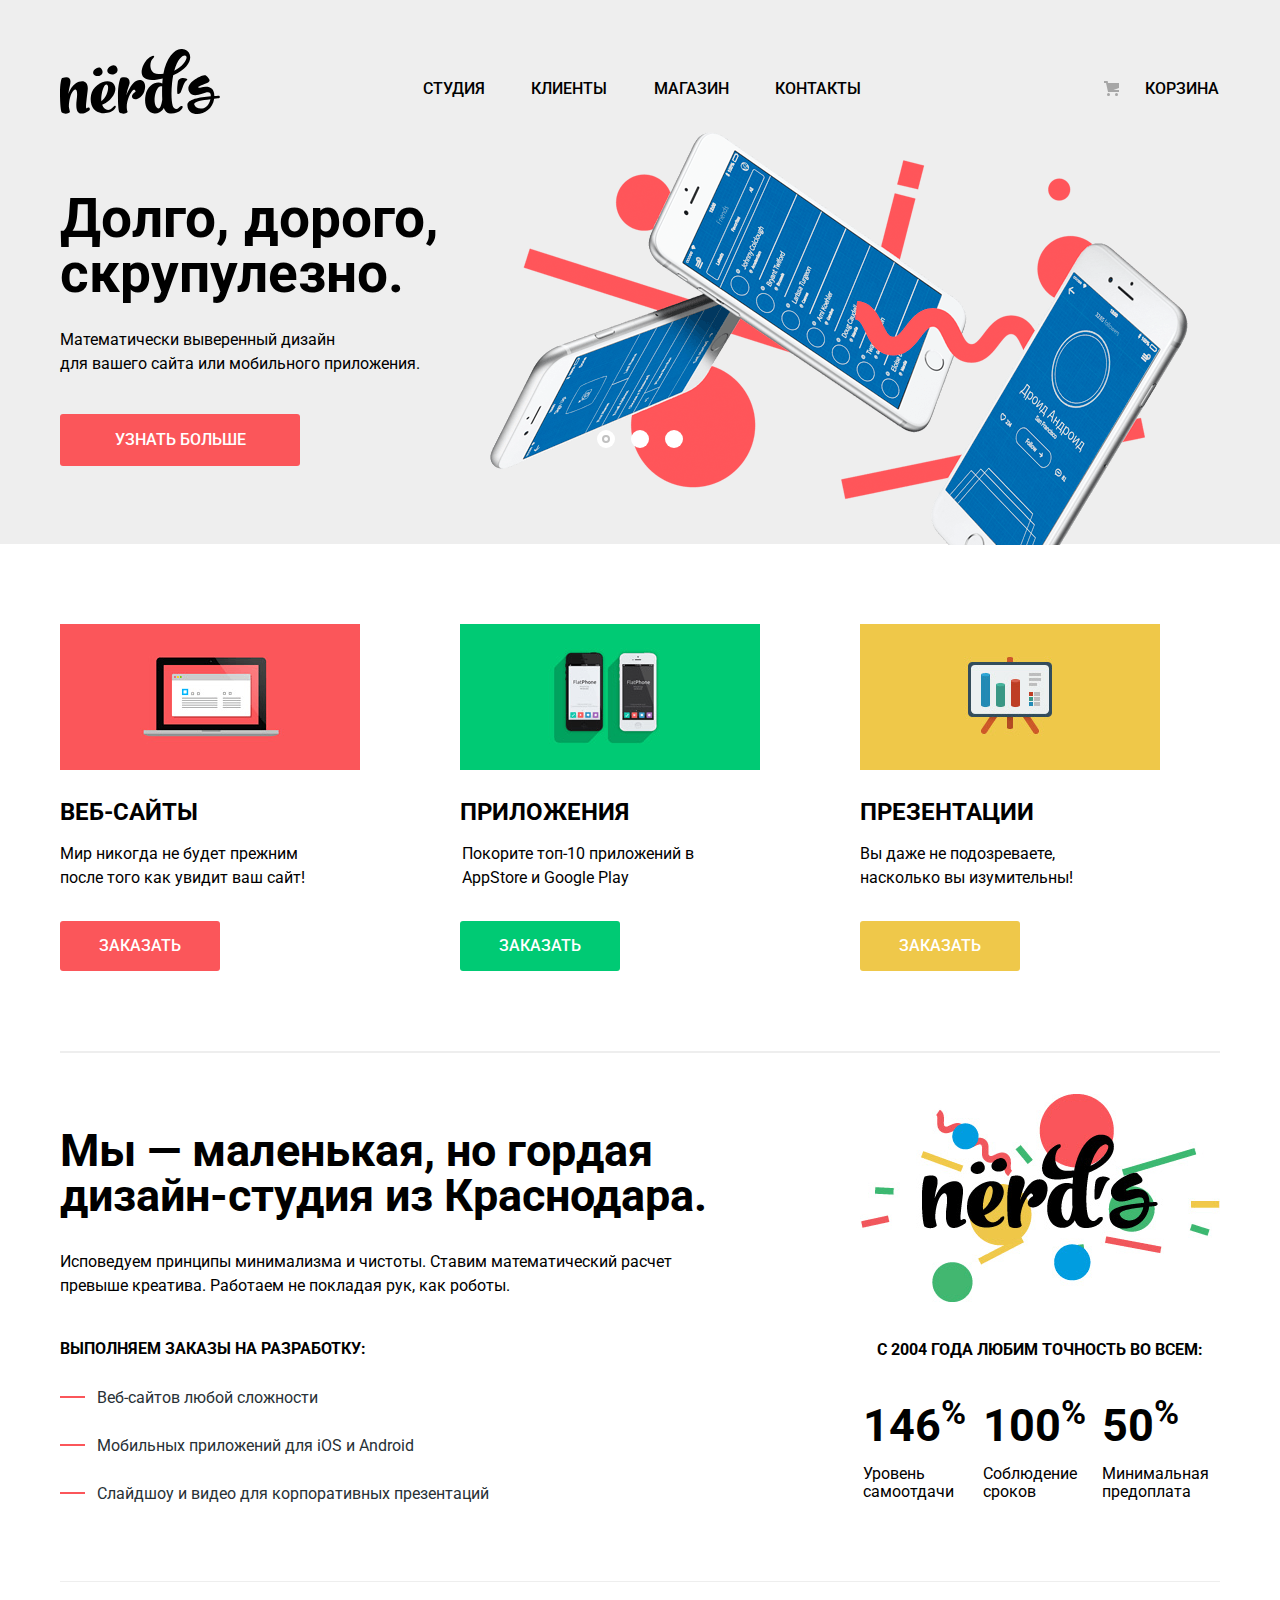
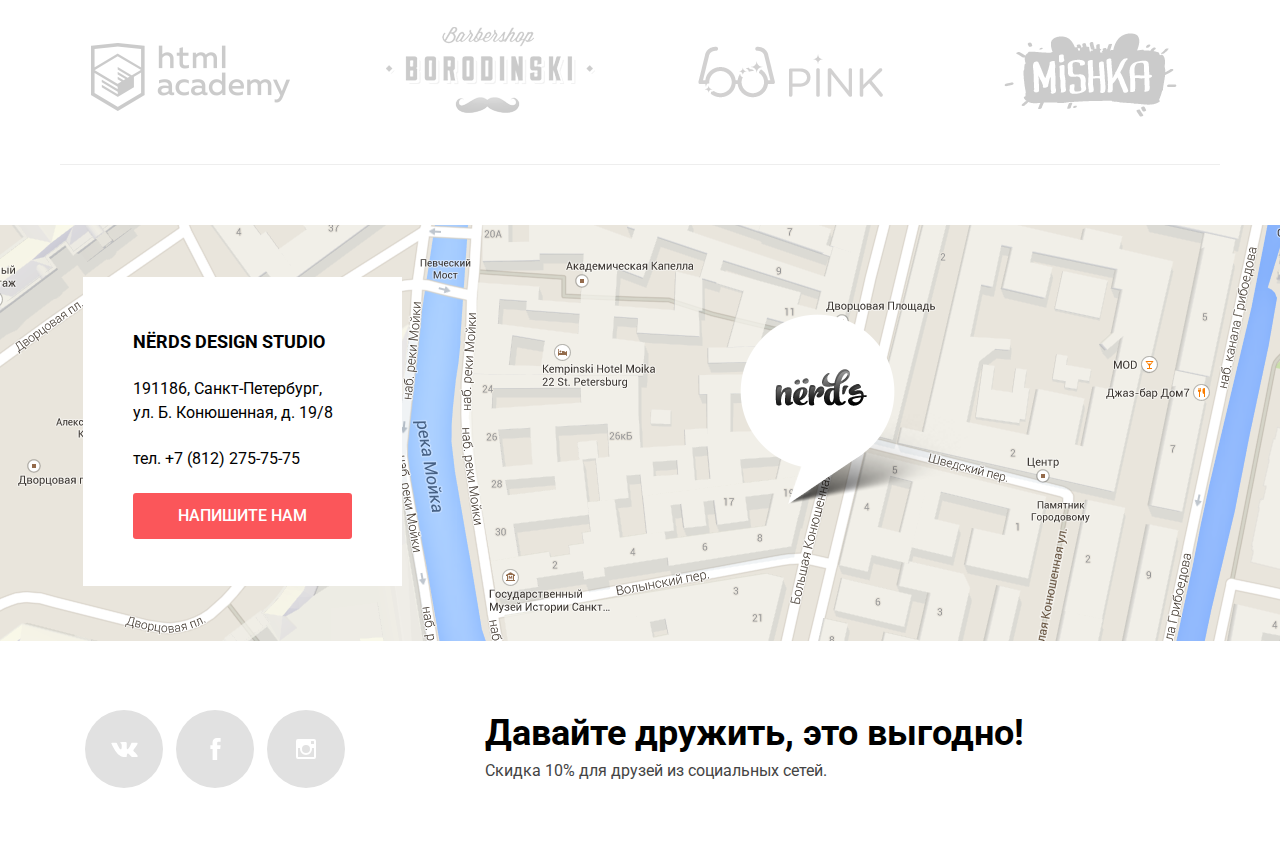
<file: index.html>
<!DOCTYPE html>
<html lang="ru">

<head>
    <meta charset="utf-8">
    <title>Нердс</title>
    <link href="https://fonts.googleapis.com/css?family=Roboto:400,500,700&amp;subset=cyrillic" rel="stylesheet"> 
    <link href="css/normalize.css" rel="stylesheet">
    <link href="css/style.css" rel="stylesheet">
</head>

<body>
    <header class="main-header">
        <nav class="main-navigation">
            
             <div class="main-navigation-wrapper">
              <div class="container">
              <a class="main-header-logo"><img src="img/nerds-logo.svg" alt="Логотип «Нердс»"> </a>
               <ul class="site-navigation">
                <li><a href="#">Студия</a></li>
                <li><a href="#">Клиенты</a></li>
                <li><a href="inner.html">Магазин</a></li>
                <li><a href="#">Контакты</a></li>
            </ul>
            <ul class="user-navigation">
                <li class="login-link">
                <a href="#">Корзина</a></li>
            </ul>
            </div>
            </div>
        </nav>
        <section class="slider">
          <div class="container-1">
          <h2 class="visually-hidden">Преимущества</h2>
                <input class="visually-hidden" type="radio" id="product-1" name="toggle" checked>
                <input class="visually-hidden" type="radio" id="product-2" name="toggle">
                <input class="visually-hidden" type="radio" id="product-3" name="toggle">
          <div class="slider-controls">
                  <label class="slider-controls-item slider-controls-item--1" for="product-1">Первый</label>
                  <label class="slider-controls-item slider-controls-item--2" for="product-2">Второй</label>
                  <label class="slider-controls-item slider-controls-item--3" for="product-3">Третий</label>
          </div>
           <ul class="slider-list">
               <li class="slider-item">
                    <b>Долго, дорого,<br> скрупулезно.</b>
                    <p>Математически выверенный дизайн<br> для вашего сайта или мобильного приложения.</p>
                    <a class="slider-item-button button" href="#">Узнать больше</a>
                </li>
                <li class="slider-item">
                    <b>Любим математику<br> как никто другой</b>
                    <p>Никакого креатива, только математические формулы<br> для расчета идеальных пропорций.</p>
                    <a class="slider-item-button button" href="#">Узнать больше</a>
                </li>
                <li class="slider-item">
                    <b>Только ночь,<br> только хардкор</b>
                    <p>Работать днем, как все? Мы против этого.<br> Ближе к полуночи работа только начинается.</p>
                    <a class="slider-item-button button" href="#">Узнать больше</a>
                </li>
            </ul>
            </div>
        </section>
                    
    </header>
    <main class="container">
        <h1 class="visually-hidden">Дизайн-студия «Нердс»</h1>
        <div class="index-columns-1">
           <section class="services">
            <h2 class="visually-hidden">Услуги</h2>
            <ul class="service-list">
                <li class="service-item red">
                    
                    <a href="#"><img src="img/illustration-1.png" alt="Изображение персонального компьютера"></a>
                    <h3>Веб-сайты</h3>
                    <p>Мир никогда не будет прежним<br> после того как увидит ваш сайт!</p>
                    <a class="button-red" href="#">Заказать</a>
                </li>
                <li class="service-item green">
                   
                    <a href="#"><img src="img/illustration-2.png" alt="Изображение мобильных телефонов"></a>
                    <h3>Приложения</h3>
                    <p>Покорите топ-10 приложений в<br> AppStore и Google Play</p>
                    <a class="button-green" href="#">Заказать</a>
                </li>
                <li class="service-item yellow">
                   
                    <a href="#"><img src="img/illustration-3.png" alt="Изображение презентации"></a>
                    <h3>Презентации</h3>
                    <p>Вы даже не подозреваете,<br> насколько вы изумительны!</p>
                    <a class="button-yellow" href="#">Заказать</a>
                </li>
            </ul>
        </section>
        </div>
        
        <div class="index-columns2">
                      
           <section class="studio">
            <h2 class="visually-hidden">О нас</h2>
            <b>Мы — маленькая, но гордая дизайн-студия из Краснодара.</b>
            <p>Исповедуем принципы минимализма и чистоты. Ставим математический расчет превыше креатива. Работаем не покладая рук, как роботы.</p>
            
            <h3 class="visually-hidden">Описание услуг</h3>
            <div  class="studio-service">                   
                <strong class="studio-service">Выполняем заказы на разработку:</strong>
                 <ul>
                    <li>Веб-сайтов любой сложности</li>
                    <li>Мобильных приложений для iOS и Android</li>
                    <li>Слайдшоу и видео для корпоративных презентаций</li>
                </ul>
            </div>
             </section>           
            <section class="chart"> <img src="img/nerds-illustration.png" alt="Логотип «Нердс»">
               <table>
                   <caption>С 2004 года любим точность во всем:</caption>  
                   <tr class="row-1">
                       <td>146<sup>%</sup></td>
                       <td>100<sup>%</sup></td>
                       <td>50<sup>%</sup></td>
                   </tr>
                   <tr class="row-2">
                       <td>Уровень самоотдачи</td>
                       <td>Соблюдение сроков</td>
                       <td>Минимальная предоплата</td>
                   </tr>
               </table>
               </section>
        
        </div>
        <div class="clients">
            <ul class="client-logo">
                    <li>
                        <a href="https://htmlacademy.ru/intensive/htmlcss"><img class="logo-1" src="img/logo-1.png" alt="Логотип htmlacademy"></a>
                    </li>
                    <li>
                        <a href="#"><img class="logo-2" src="img/logo-2.png" alt="Логотип барбершопа «Бородинский»"></a>
                    </li>
                    <li>
                        <a href="#"><img class="logo-3" src="img/logo-3.png" alt="Логотип pink"></a>
                    </li>
                    <li>
                        <a href="#"><img class="logo-4" src="img/logo-4.png" alt="Логотип mishka"></a>
                    </li>
                </ul>
            </div>
            
        </main>
    <footer class="main-footer">
       <section class="footer-address">
       <div class="map">
          <div class="map-index">
           <iframe src="https://www.google.com/maps/embed?pb=!1m14!1m12!1m3!1d1998.5950024075778!2d30.32216664640062!3d59.93886224283742!2m3!1f0!2f0!3f0!3m2!1i1024!2i768!4f13.1!5e0!3m2!1sru!2skz!4v1522947813301" frameborder="0" style="border:0" allowfullscreen></iframe>
            
            <div class="index-columns3">
                   <div class="footer-contacts">
                        <b>Nёrds design studio</b>
                        <p>191186, Санкт-Петербург,<br>
                        ул. Б. Конюшенная, д. 19/8</p>
                        <p>тел. +7 (812) 275-75-75</p>
                        <a class="button" href="#">Напишите нам</a>
                     </div>
               </div>
           </div>
           </div>
        </section>
        <div class="footer-social">
           <div class="social-buttons">
            <ul>
                <li>
                    <a class="social-button" href="#"><span class="visually-hidden">Вконтакте</span><svg xmlns="http://www.w3.org/2000/svg" width="27" height="15" viewBox="0 0 26.14 14.91">
          <path d="M26 13.47l-.09-.17a13.55 13.55 0 0 0-2.6-3q-.87-.83-1.1-1.12A1 1 0 0 1 22 8a10.27 10.27 0 0 1 1.22-1.78l.88-1.16q2.35-3.13 2-4L26 .94a.8.8 0 0 0-.4-.22 2.14 2.14 0 0 0-.87 0h-3.92a.51.51 0 0 0-.27 0h-.3a.6.6 0 0 0-.15.14.93.93 0 0 0-.14.24 22.22 22.22 0 0 1-1.46 3.06q-.5.84-.93 1.46a7 7 0 0 1-.71.91 4.94 4.94 0 0 1-.52.47q-.23.18-.35.15l-.23-.05a.9.9 0 0 1-.31-.33 1.49 1.49 0 0 1-.16-.53v-.55-.65-.57-1.12-1-.75a3.14 3.14 0 0 0 0-.62 2.12 2.12 0 0 0-.14-.44.73.73 0 0 0-.28-.33 1.57 1.57 0 0 0-.46-.18A9 9 0 0 0 12.57 0a8.93 8.93 0 0 0-3.25.33 1.83 1.83 0 0 0-.52.41q-.25.3-.07.33a1.67 1.67 0 0 1 1.16.59l.08.16a2.6 2.6 0 0 1 .19.63 6.32 6.32 0 0 1 .12 1 10.59 10.59 0 0 1 0 1.7q-.07.71-.13 1.1a2.21 2.21 0 0 1-.18.64 2.69 2.69 0 0 1-.16.3l-.07.07a1 1 0 0 1-.37.07.86.86 0 0 1-.46-.19 3.27 3.27 0 0 1-.56-.52 7 7 0 0 1-.66-.93q-.37-.6-.76-1.42l-.22-.39q-.2-.38-.56-1.11t-.62-1.43A.9.9 0 0 0 5.2.9h-.07a.93.93 0 0 0-.22-.16A1.44 1.44 0 0 0 4.6.65L.87.68A1 1 0 0 0 .1.94L0 1a.44.44 0 0 0 0 .22 1.08 1.08 0 0 0 .08.37Q.9 3.53 1.86 5.31t1.66 2.87Q4.23 9.27 5 10.24t1 1.24l.37.41.34.33a8.06 8.06 0 0 0 1 .78 16.34 16.34 0 0 0 1.4.9 7.6 7.6 0 0 0 1.79.72 6.19 6.19 0 0 0 2 .22h1.57a1.08 1.08 0 0 0 .72-.3l.05-.07a.9.9 0 0 0 .1-.25 1.38 1.38 0 0 0 0-.37 4.48 4.48 0 0 1 .09-1.05 2.77 2.77 0 0 1 .23-.71 1.74 1.74 0 0 1 .29-.4 1.19 1.19 0 0 1 .23-.2h.11a.86.86 0 0 1 .77.21 4.52 4.52 0 0 1 .83.79q.39.47.93 1.05a6.41 6.41 0 0 0 1 .87l.27.16a3.31 3.31 0 0 0 .71.3 1.53 1.53 0 0 0 .76.07l3.48-.05a1.58 1.58 0 0 0 .8-.17.68.68 0 0 0 .34-.37 1.06 1.06 0 0 0 0-.46 1.71 1.71 0 0 0-.1-.36z" fill="#ffffff">
          </path>
        </svg></a>
                </li>
                <li>
                    <a class="social-button" href="#"><span class="visually-hidden">Фейсбук</span><svg xmlns="http://www.w3.org/2000/svg" width="19" height="22" viewBox="0 0 10.15 21.74">
          <path d="M3.34 1.12A4.77 4.77 0 0 1 6.53 0h3.61v3.81H7.81a1.07 1.07 0 0 0-1.09.83v2.55h3.42c-.08 1.23-.24 2.45-.41 3.67h-3v10.87H2.21V10.86H0V7.21h2.19V3.66a3.83 3.83 0 0 1 1.15-2.54z" fill="#ffffff">
          </path>
        </svg></a>
                </li>
                <li>
                    <a class="social-button" href="#"><span class="visually-hidden">Инстаграм</span><svg xmlns="http://www.w3.org/2000/svg" width="20" height="20" viewBox="0 0 20 20">
          <path d="M18 0H2a2 2 0 0 0-2 2v16a2 2 0 0 0 2 2h16a2 2 0 0 0 2-2V2a2 2 0 0 0-2-2zm-8 6a4 4 0 1 1-4 4 4 4 0 0 1 4-4zM2.5 18a.47.47 0 0 1-.5-.5V9h2.1a3.4 3.4 0 0 0-.1 1 6 6 0 1 0 12 0 3.4 3.4 0 0 0-.1-1H18v8.5a.47.47 0 0 1-.5.5zM18 4.5a.47.47 0 0 1-.5.5h-2a.47.47 0 0 1-.5-.5v-2a.47.47 0 0 1 .5-.5h2a.47.47 0 0 1 .5.5z" fill="#ffffff">
          </path>
        </svg></a>
                </li>
            </ul>
            </div>
            <div class="discount">
                <b>Давайте дружить, это выгодно!</b>
                <p>Скидка 10% для друзей из социальных сетей.</p>
            </div>
        </div>
    </footer>
    
     <section class="modal modal-mail-service visually-hidden">
         
          <h2>Напишите нам</h2>
      <form class="mail-service-form" action="https://echo.htmlacademy.ru" method="post">
        <div class="mail-service-item">
         <label for="name-field">Ваше имя:</label>
         <label for="e-mail">Ваш e-mail:</label>
         <br>
          <input type="text" name="name" id="name-field" placeholder="Имя Фамилия" required>
        
         <input type="email" name="e-mail" id="e-mail" placeholder="email@example.com" required>
         
         <br>
         <label for="letter-field">Текст письма:</label>
         <br>
          <textarea name="letter" id="letter-field" rows="3" placeholder="В свободной форме"></textarea>
         
          </div>
        <button class="button" type="submit">Отправить</button>
      </form>
      
      
      <button class="modal-close" type="button">Закрыть</button>
    </section>
    
    
    
      
      
</body>

</html>
</file>
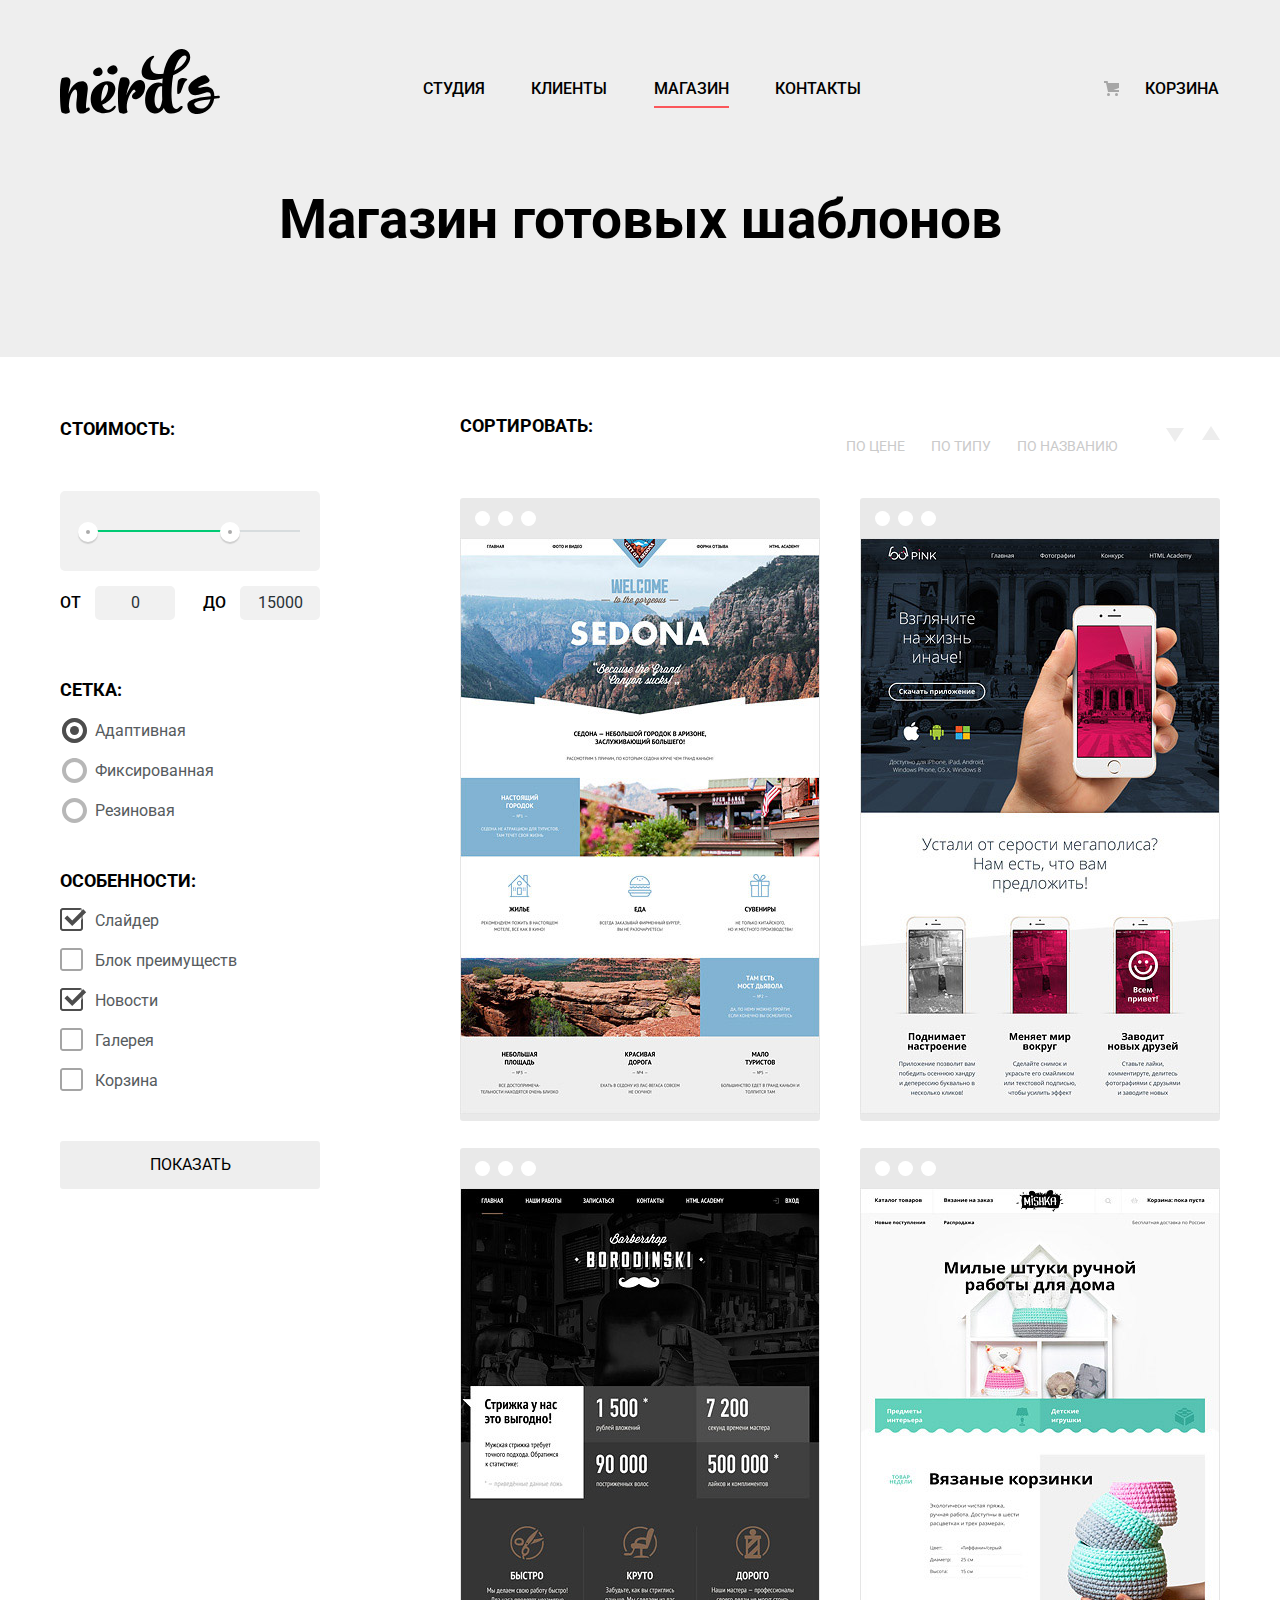
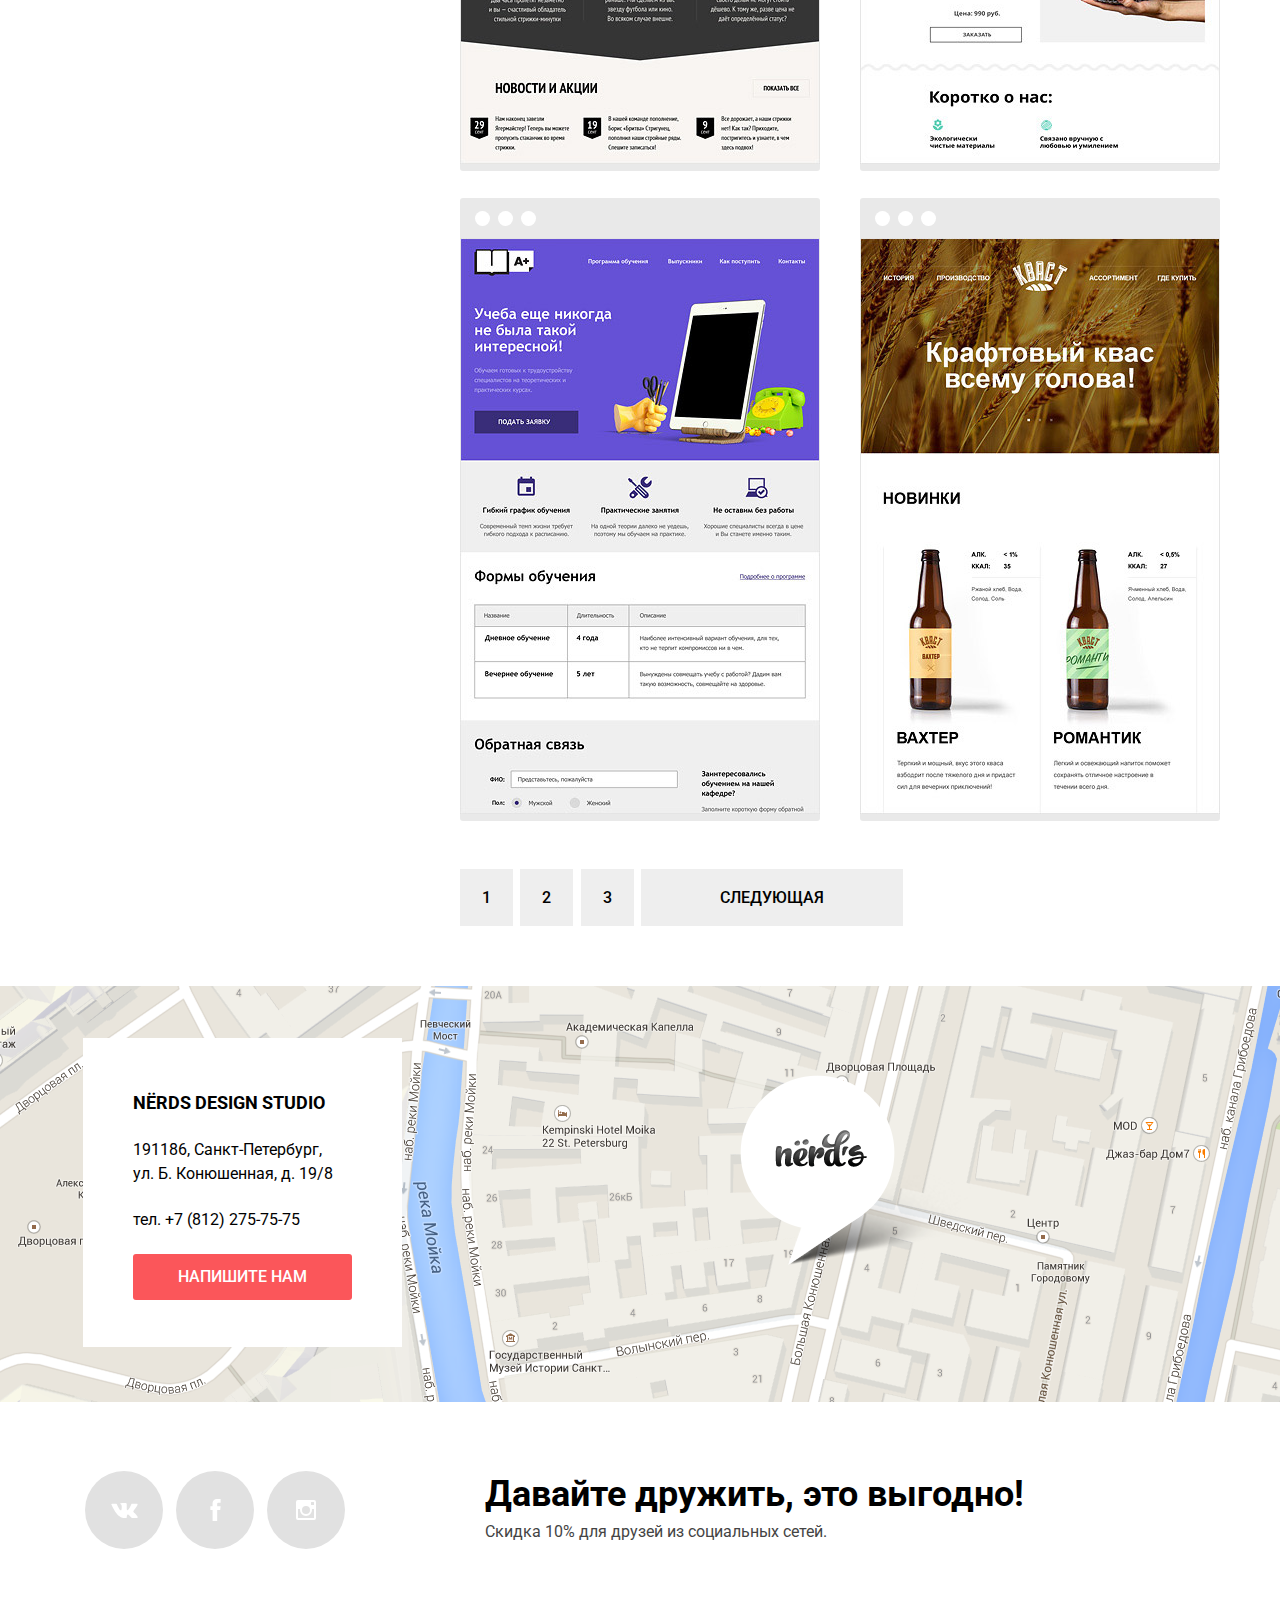
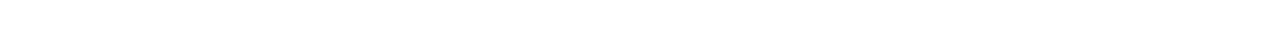
<file: inner.html>
<!DOCTYPE html>
<html lang="en">

<head>
    <meta charset="UTF-8">
    <title>Нердс</title>
    <link href="https://fonts.googleapis.com/css?family=Roboto:400,500,700&amp;subset=cyrillic" rel="stylesheet"> 
    <link href="css/normalize.css" rel="stylesheet">
    <link href="css/style.css" rel="stylesheet">
</head>

<body class="inner-page">
    <header class="main-header">
        <nav class="main-navigation">
           <div class="main-navigation-wrapper">
              <div class="container">
            <a class="main-header-logo" href="index.html"><img src="img/nerds-logo.svg" alt="Логотип «Нердс»"> </a>
            <ul class="site-navigation">
                <li><a href="#">Студия</a></li>
                <li><a href="#">Клиенты</a></li>
                <li><a href="#" class="active-item-menu">Магазин</a></li>
                <li><a href="#">Контакты</a></li>
            </ul>
            <ul class="user-navigation">
                <li class="login-link">
                <a href="#">Корзина</a></li>
            </ul>
            </div>
            </div>
        </nav>
        <div class="store">
            <b>Магазин готовых шаблонов</b>
        </div>
    </header>
    <main class="container">
        <h1 class="visually-hidden">Готовые шаблоны</h1>
        
    <div class="catalog-columns"> 
        <section class="filters">
            
            <form class="filter" method="get" action="https://echo.htmlacademy.ru">
            <fieldset class="filter-item">
                <div class="filter-price">
                   <legend>Стоимость:</legend>
                <div class="range-filter">
                    <div class="range-controls">
                        <div class="scale">
                          <div class="bar"></div>
                        </div>
                        <div class="toggle toggle-min"></div>
                        <div class="toggle toggle-max"></div>
                  </div>
                  <div class="price-controls">
                        <label class="min-price">от <input name="min-price" type="text" value="0"></label>
                        <label class="max-price">до <input name="max-price" type="text" value="15000"></label>
                  </div>
                </div>
                </div>
            </fieldset>
            <fieldset class="filter-item">
            <div class="filter-grid">
                <legend>Сетка:</legend>
                    <ul>
                      <li class="filter-option">
                        <input class="visually-hidden filter-input filter-input-radio" type="radio" name="grid" value="adaptive" id="filter-adaptive" checked>
                          <label for="filter-adaptive">Адаптивная</label>
                      </li>
                      <li class="filter-option">
                      <input class="visually-hidden filter-input filter-input-radio" type="radio" name="grid" value="fixed" id="filter-fixed">
                          <label for="filter-fixed">Фиксированная</label>
                      </li>
                      <li class="filter-option">
                      <input class="visually-hidden filter-input filter-input-radio" type="radio" name="grid" value="rubber" id="filter-rubber">
                          <label for="filter-rubber">Резиновая</label>
                      </li>
                    </ul>
            </div>
            </fieldset>
            <fieldset class="filter-item">
            <div class="filter-features">
            <legend>Особенности:</legend>
            <ul>
                <li class="filter-option">
                   <input class="visually-hidden filter-input filter-input-checkbox" type="checkbox" name="slider" id="filter-slider" checked>
                    <label for="filter-slider">Слайдер</label>
                </li>
                <li class="filter-option">
                   <input class="visually-hidden filter-input filter-input-checkbox" type="checkbox" name="advantages" id="filter-advantages">
                    <label for="filter-advantages">Блок преимуществ</label>
                </li>
                <li class="filter-option">
                   <input class="visually-hidden filter-input filter-input-checkbox" type="checkbox" name="news" id="filter-news" checked>
                    <label for="filter-news">Новости</label>
                </li>
                <li class="filter-option">
                   <input class="visually-hidden filter-input filter-input-checkbox" type="checkbox" name="gallery" id="filter-gallery">
                    <label for="filter-gallery">Галерея</label>
                </li>
                <li class="filter-option">
                   <input class="visually-hidden filter-input filter-input-checkbox" type="checkbox" name="order" id="filter-order">
                    <label for="filter-order">Корзина</label>
                </li>
            </ul>
            </div>
            </fieldset>
            <button type="submit" class="filter-button button">Показать</button>
        </form>
    </section>
    
    <section class="catalog">
            
          <div class="sorting"> 
            <legend>Сортировать:</legend>
               <div class="parambut">
                <ul class="parameter">
                <li>
                    <a href="#">По цене</a>
                </li>
                <li>
                    <a href="#">По типу</a>
                </li>
                <li>
                    <a href="#">По названию</a>
                </li>
            </ul>
               <div class="down-up-buttons">
                       <a href="#" class="down"></a>
                       <a href="#" class="up"></a>
                </div>
                </div>
            </div> 
              
                                     
               <ul class="catalog-list">
                <li class="catalog-item">
                   
                   <div class="flypage"> 
                        <div class="flypage-image">
                        
                            <img src="img/img-sedona.jpg" alt="Информационный сайт для туристов «Sedona»">
                        
                        </div>
                    
                    <section class="catalog-item-hover">
                        <div class="flypage-hover visually-hidden">
                            <b>Sedona</b>
                            <p>Информационный сайт<br> для туристов</p>
                            <a href="#">9900 руб.</a>
                        </div>
                    </section>
                    </div>
                </li>
               
                <li class="catalog-item">
                    <div class="flypage">
                        <div class="flypage-image">
                        
                        <img src="img/img-pink.jpg" alt="Продуктовый лендинг приложения для iOS и Android «Pink App»">
                        </div>
                    
                        <section class="catalog-item-hover ">
                      <div class="flypage-hover visually-hidden">
                        <b>Pink App</b>
                        <p>Продуктовый лендинг<br> приложения для iOS и Android</p>
                        <a href="#">9900 руб.</a>
                    </div>
               </section>
               </div>
                </li>
                
                <li class="catalog-item">
                    <div class="flypage">
                        <div class="flypage-image">
                        
                        <img src="img/img-barbershop.jpg" alt="Сайт салона красоты Barbershop «Бородинский»">
                        </div>
                    
                    <section class="catalog-item-hover">
                        <div class="flypage-hover visually-hidden">
            <b>Barbershop</b>
            <p>Сайт салона красоты.<br> Для мужчин, да.</p>
            <a href="#">9900 руб.</a>
                        </div>
                    </section>
                    </div>
                </li>
                
                <li class="catalog-item">
                    <div class="flypage">
                        <div class="flypage-image">
                        
                        <img src="img/img-mishka.jpg" alt="Интернет-магазин вязаных игрушек «Mishka»">
                        </div>
                   
                    <section class="catalog-item-hover">
                        <div class="flypage-hover visually-hidden">
                            <b>Mishka</b>
                            <p>Интернет-магазин<br> вязаных игрушек</p>
                            <a href="#">9900 руб.</a>
                        </div>
                    </section>
                    </div>                      
                </li>
                
                <li class="catalog-item">
                    <div class="flypage">
                        <div class="flypage-image">
                        
                        <img src="img/img-aplus.jpg" alt="Лендинг курсов повышения квалификации «А Plus»">
                        </div>
                   
                    <section class="catalog-item-hover">
                        <div class="flypage-hover visually-hidden">
                            <b>А Plus</b>
                            <p>Лендинг курсов повышения<br> квалификации</p>
                            <a href="#">9900 руб.</a>
                        </div>
                    </section>
                     </div>
                </li>
                
                <li class="catalog-item">
                    <div class="flypage">
                        <div class="flypage-image">
                        
                        <img src="img/img-kvast.jpg" alt="Промо-сайт производителя крафтового кваса «Кваст»">
                        </div>
                    
                    <section class="catalog-item-hover">
                        <div class="flypage-hover visually-hidden">
                            <b>Кваст</b>
                            <p>Промо-сайт производителя<br> крафтового кваса</p>
                            <a href="#">9900 руб.</a>
                        </div>
                    </section>
                    </div>
                </li>
            </ul>
        <div class="pagination">
               <ul class="pagination-list">
                  <li class="pagination-item pagination-item-current"><a href="#">1</a></li>
                  <li class="pagination-item"><a href="#">2</a></li>
                  <li class="pagination-item"><a href="#">3</a></li>
                  <li class="pagination-item next"><a href="#">Следующая</a></li>
               </ul>   
        </div>
        </section>
        </div>
    </main>
    
    <footer class="main-footer">
       <section class="footer-address">
       <div class="map">
          <div class="map-index">
           <iframe src="https://www.google.com/maps/embed?pb=!1m14!1m12!1m3!1d1998.5950024075778!2d30.32216664640062!3d59.93886224283742!2m3!1f0!2f0!3f0!3m2!1i1024!2i768!4f13.1!5e0!3m2!1sru!2skz!4v1522947813301" frameborder="0" style="border:0" allowfullscreen></iframe>
            
            <div class="index-columns3">
                   <div class="footer-contacts">
                        <b>Nёrds design studio</b>
                        <p>191186, Санкт-Петербург,<br>
                        ул. Б. Конюшенная, д. 19/8</p>
                        <p>тел. +7 (812) 275-75-75</p>
                        <a class="button" href="#">Напишите нам</a>
                     </div>
               </div>
           </div>
           </div>
        </section>
        <div class="footer-social">
           <div class="social-buttons">
            <ul>
                <li>
                    <a class="social-button" href="#"><span class="visually-hidden">Вконтакте</span><svg xmlns="http://www.w3.org/2000/svg" width="27" height="15" viewBox="0 0 26.14 14.91">
          <path d="M26 13.47l-.09-.17a13.55 13.55 0 0 0-2.6-3q-.87-.83-1.1-1.12A1 1 0 0 1 22 8a10.27 10.27 0 0 1 1.22-1.78l.88-1.16q2.35-3.13 2-4L26 .94a.8.8 0 0 0-.4-.22 2.14 2.14 0 0 0-.87 0h-3.92a.51.51 0 0 0-.27 0h-.3a.6.6 0 0 0-.15.14.93.93 0 0 0-.14.24 22.22 22.22 0 0 1-1.46 3.06q-.5.84-.93 1.46a7 7 0 0 1-.71.91 4.94 4.94 0 0 1-.52.47q-.23.18-.35.15l-.23-.05a.9.9 0 0 1-.31-.33 1.49 1.49 0 0 1-.16-.53v-.55-.65-.57-1.12-1-.75a3.14 3.14 0 0 0 0-.62 2.12 2.12 0 0 0-.14-.44.73.73 0 0 0-.28-.33 1.57 1.57 0 0 0-.46-.18A9 9 0 0 0 12.57 0a8.93 8.93 0 0 0-3.25.33 1.83 1.83 0 0 0-.52.41q-.25.3-.07.33a1.67 1.67 0 0 1 1.16.59l.08.16a2.6 2.6 0 0 1 .19.63 6.32 6.32 0 0 1 .12 1 10.59 10.59 0 0 1 0 1.7q-.07.71-.13 1.1a2.21 2.21 0 0 1-.18.64 2.69 2.69 0 0 1-.16.3l-.07.07a1 1 0 0 1-.37.07.86.86 0 0 1-.46-.19 3.27 3.27 0 0 1-.56-.52 7 7 0 0 1-.66-.93q-.37-.6-.76-1.42l-.22-.39q-.2-.38-.56-1.11t-.62-1.43A.9.9 0 0 0 5.2.9h-.07a.93.93 0 0 0-.22-.16A1.44 1.44 0 0 0 4.6.65L.87.68A1 1 0 0 0 .1.94L0 1a.44.44 0 0 0 0 .22 1.08 1.08 0 0 0 .08.37Q.9 3.53 1.86 5.31t1.66 2.87Q4.23 9.27 5 10.24t1 1.24l.37.41.34.33a8.06 8.06 0 0 0 1 .78 16.34 16.34 0 0 0 1.4.9 7.6 7.6 0 0 0 1.79.72 6.19 6.19 0 0 0 2 .22h1.57a1.08 1.08 0 0 0 .72-.3l.05-.07a.9.9 0 0 0 .1-.25 1.38 1.38 0 0 0 0-.37 4.48 4.48 0 0 1 .09-1.05 2.77 2.77 0 0 1 .23-.71 1.74 1.74 0 0 1 .29-.4 1.19 1.19 0 0 1 .23-.2h.11a.86.86 0 0 1 .77.21 4.52 4.52 0 0 1 .83.79q.39.47.93 1.05a6.41 6.41 0 0 0 1 .87l.27.16a3.31 3.31 0 0 0 .71.3 1.53 1.53 0 0 0 .76.07l3.48-.05a1.58 1.58 0 0 0 .8-.17.68.68 0 0 0 .34-.37 1.06 1.06 0 0 0 0-.46 1.71 1.71 0 0 0-.1-.36z" fill="#ffffff">
          </path>
        </svg></a>
                </li>
                <li>
                    <a class="social-button" href="#"><span class="visually-hidden">Фейсбук</span><svg xmlns="http://www.w3.org/2000/svg" width="19" height="22" viewBox="0 0 10.15 21.74">
          <path d="M3.34 1.12A4.77 4.77 0 0 1 6.53 0h3.61v3.81H7.81a1.07 1.07 0 0 0-1.09.83v2.55h3.42c-.08 1.23-.24 2.45-.41 3.67h-3v10.87H2.21V10.86H0V7.21h2.19V3.66a3.83 3.83 0 0 1 1.15-2.54z" fill="#ffffff">
          </path>
        </svg></a>
                </li>
                <li>
                    <a class="social-button" href="#"><span class="visually-hidden">Инстаграм</span><svg xmlns="http://www.w3.org/2000/svg" width="20" height="20" viewBox="0 0 20 20">
          <path d="M18 0H2a2 2 0 0 0-2 2v16a2 2 0 0 0 2 2h16a2 2 0 0 0 2-2V2a2 2 0 0 0-2-2zm-8 6a4 4 0 1 1-4 4 4 4 0 0 1 4-4zM2.5 18a.47.47 0 0 1-.5-.5V9h2.1a3.4 3.4 0 0 0-.1 1 6 6 0 1 0 12 0 3.4 3.4 0 0 0-.1-1H18v8.5a.47.47 0 0 1-.5.5zM18 4.5a.47.47 0 0 1-.5.5h-2a.47.47 0 0 1-.5-.5v-2a.47.47 0 0 1 .5-.5h2a.47.47 0 0 1 .5.5z" fill="#ffffff">
          </path>
        </svg></a>
                </li>
            </ul>
            </div>
            <div class="discount">
                <b>Давайте дружить, это выгодно!</b>
                <p>Скидка 10% для друзей из социальных сетей.</p>
            </div>
        </div>
    </footer>
    
     <section class="modal modal-mail-service visually-hidden">
         
          <h2>Напишите нам</h2>
      <form class="mail-service-form" action="https://echo.htmlacademy.ru" method="post">
        <div class="mail-service-item">
         <label for="name-field">Ваше имя:</label>
         <label for="e-mail">Ваш e-mail:</label>
         <br>
          <input type="text" name="name" id="name-field" placeholder="Имя Фамилия" required>
        
         <input type="email" name="e-mail" id="e-mail" placeholder="email@example.com" required>
         
         <br>
         <label for="letter-field">Текст письма:</label>
         <br>
          <textarea name="letter" id="letter-field" rows="3" placeholder="В свободной форме"></textarea>
         
          </div>
        <button class="button" type="submit">Отправить</button>
      </form>
      
      
      <button class="modal-close" type="button">Закрыть</button>
    </section>
    
    
</body>

</html>
</file>
<file: css/style.css>
body {
  margin: 0;
  padding: 0;

  font-family: "Roboto", Arial, sans-serif;
  font-size: 16px;
  line-height: 24px;
  font-weight: 500;
  color: #000000;
  }

a {
  text-decoration: none;
}

.main-navigation {
    display: flex;
    flex-direction: row;
     align-items: center;
  font-size: 16px;
  line-height: 30px;
  color: #000000;
}

.site-navigation,
.user-navigation {
  list-style: none;
  text-transform: uppercase;
    margin: 10px;
  padding: 0;
}

.site-navigation a,
.user-navigation a {
  color: #000000;
}

.site-navigation a:hover,
.user-navigation a:hover {
  color: #fb565a;
}

.site-navigation a:focus,
.user-navigation a:focus {
    color: #a6a6a6;
}

.slider-item p {
  font-weight: 400;
    max-width: 430px;
  margin: 0;
  margin-bottom: 38px;
   text-align: left; 
}

.slider-item b {
   max-width: 600px;
  margin: 0;
  margin-bottom: 27px; 
    
  font-size: 55px;
  line-height: 55px; 
    
}

.slider-item-button {
    display: block;
    width: 240px;
    padding: 17px 0;
  font-size: 16px;
  line-height: 18px;
  color: #ffffff;
    text-transform: uppercase;
    text-align: center;
    text-decoration: none;
    background-color: #fb565a; 
    border-radius: 3px;
  border: none;
}

.slider-item-button:hover,
.slider-item-button:focus {
    background-color: #e74246;
}

.slider-item-button:active {
    color: rgba(255, 255, 255, 0.3);
    background-color: #d7373b;
    color: #e37376;
    box-shadow: 0 3px rgba(0, 0, 0, 0.1) inset;
}

.service-item {
  text-align: left;
    width: 300px;
}

.service-item h3 {
  font-size: 24px;
  line-height: 20px;
    font-weight: 700;
  text-transform: uppercase; 
    margin-top: 25px;
    margin-bottom: 20px;
}

.service-item a {
  text-decoration: none;
}

li.service-item {
  list-style: none;
    
    
}

a.button-red {
    display: block;
    width: 160px;
    
    padding: 16px 0;
  font-size: 16px;
  line-height: 18px;
  color: #ffffff;
  text-transform: uppercase;
    text-align: center;
    text-decoration: none;
    border-radius: 3px;
  border-top: none;
    background-color: #fb565a; 
    
}

a.button-red:hover,
a.button-red:focus {
    background-color: #e74246;
}
a.button-red:active {
    color: rgba(255, 255, 255, 0.3);
    background-color: #d7373b;
    color: #e37376;
    box-shadow: 0 3px rgba(0, 0, 0, 0.1) inset;
}

a.button-green {
    display: block;
    width: 160px;
    padding: 16px 0;
  font-size: 16px;
  line-height: 18px;
  color: #ffffff;
  text-transform: uppercase;
    text-align: center;
    text-decoration: none;
    background-color: #00ca74; 
    border-radius: 3px;
  border: none;
}

a.button-green:hover {
    background-color: #00bc6c;
}
a.button-green:focus {
    background-color: #00aa62;
    color: #4dc491;
}

a.button-yellow {
   display: block;
    width: 160px;
    padding: 16px 0px;
  font-size: 16px;
  line-height: 18px;
  color: #ffffff;
  text-transform: uppercase;
    text-align: center;
    text-decoration: none;
  background-color: #efc84a; 
   border-radius: 3px;
  border: none; 
}

a.button-yellow:hover {
    background-color: #eab534;
}
a.button-yellow:focus {
    background-color: #e5a722;
    color: #edc265;
}

.studio b {
  font-size: 45px;
  line-height: 45px;
    
   
}

strong.studio-service {
    text-transform: uppercase;
    font-weight: 700;
    text-align: left;
   
}
.studio-service ul {
   padding: 0;
}

ul.client-logo {
   padding-left: 0;
    border-top: 1px solid #eeeeee;
    border-bottom: 1px solid #eeeeee;
}

table {
    width: 360px;
    height: 150px;
    margin-top: 29px;
}
caption {
    text-transform: uppercase;
    font-weight: 700;
    text-align: center;
    margin-bottom: 16px;
}
  
.row-1 td {
  font-size: 45px;
  line-height: 10,06px;
    font-weight: 700;
    vertical-align: bottom;
    padding-right: 10px;
}



.row-2 td {
  line-height: 18px;
    font-weight: 400;
    vertical-align: center;
   margin-bottom: 3px;
}

.client-logo li {
    list-style: none;
}

.footer-contacts b {
   text-transform: uppercase;
    font-size: 18px;
  line-height: 30px;
    font-weight: 700;
    text-align: left;
    margin-bottom: 20px;
    
}

.footer-contacts .button {
    display: block;
    width: 219px;
    padding: 14px 0;
    font-size: 16px;
  line-height: 18px;
    color: #ffffff;
  text-transform: uppercase;
    text-align: center;
    text-decoration: none;
  background-color: #fb565a; 
    border-radius: 3px;
  border: none;
}

.footer-contacts .button:hover {
    background-color: #e74246;
}

.footer-contacts .button:focus {
    background-color: #d7373b;
}

.footer-social {
    display: flex;
    flex-direction: row;
  justify-content: flex-start;
    align-items: flex-start;
    margin-top: 69px;
    margin-bottom: 70px;
    
}

.footer-social ul {
    display: flex;
    flex-direction: row;
    justify-content: space-between;
    align-items: center;
  list-style: none;
    width: 260px;
    margin: auto;
    padding: 0;
}
.social-button {
    display: flex;
    align-items: center;
  justify-content: center;
    width: 78px;
  height: 78px;
  
    background-color: #e1e1e1; 
    border-radius: 50%;

}

.social-button:hover {
  background-color: #e74246;
}

.social-button:focus {
  background-color: #d7373b;

}

.social-button:focus path {
  fill: #e37376;
}

.discount b {
    width: 560px;
    height: 35px;
  font-size: 36px;
  line-height: 36px;
    font-weight: 700;
    text-align: left;
}

.discount p {
   line-height: 22px;
    font-weight: 400;
    text-align: left;
    color: #444444;
    margin-top: 8px;
}

.modal-mail-service h2 {
    margin: 0;
  margin-bottom: 49px;
    
    font-size: 45px;
  line-height: 45px;
}

.mail-service-form label[for="name-field"] {
    line-height: 18px;
    font-weight: 700;
    width: 360px;
    margin-bottom: 12px;
    margin-right: 310px;
}

.mail-service-item input, textarea {
   box-sizing: border-box;
  width: 360px;
  padding: 17px 14px; 
    
  font: inherit;
    font-weight: 400;
  background-color: #ffffff;
  border: 2px solid #cccccc;
}

.mail-service-item input[type="text"]{
    margin-right: 35px;
    margin-bottom: 36px;
}

.mail-service-item textarea {
    width: 760px;
    height: 118px;
    resize: vertical;
}

.mail-service-item input:hover {
    border: 2px solid #b4b9bb;
}

.mail-service-item input:focus {
    border: 2px solid #000000;
}

.mail-service-item textarea:hover {
    border: 2px solid #b4b9bb;
}

.mail-service-item textarea:focus {
    border: 2px solid #000000;
}

.mail-service-form .button {
    display: block;
    width: 260px;
    padding: 15px 0;
    font-size: 16px;
  line-height: 18px;
  color: #ffffff;
  text-transform: uppercase;
    text-align: center;
    text-decoration: none;
  background-color: #fb565a; 
    border-radius: 3px;
  border: none;
}

.mail-service-form .button:hover {
    background-color: #e74246;
}

.mail-service-form .button:focus {
    background-color: #d7373b;
}

.main-header b {
    display: flex;
    font-size: 55px;
  line-height: 55px;
    
}

.store b {
    display: flex;
    justify-content: center;
    font-size: 55px;
  line-height: 55px;
    margin-top: 78px;
    padding-bottom: 110px;
}

.filter fieldset {
  border: none;
}


.filter-input + label {
  color: #565b5e;
}

.filter-input:hover + label,
.filter-input:focus + label {
  color: #000000;
    opacity: 1;
}

.filter-input:disabled + label {
    color: #ced0d0;
    opacity: 0.5;
 }



.filter button {
    display: block;
    width: 260px;
    padding: 15px 0;
    font-size: 16px;
  line-height: 18px;
  color: #000000;
  text-transform: uppercase;
    text-align: center;
    text-decoration: none;
  background-color: #eeeeee; 
  border-radius: 3px;
  border: none;  
    margin-top: 30px;
}

.filter button:hover {
    background-color: #dfdfdf;
}

.filter button:focus {
    color: #959595;
    background-color: #d5d5d5;
}



.filter-grid ul {
  list-style: none;
    font-weight: 400;
    line-height: 20px;
    padding: 0;
  margin: 0;
}

.filter-option label {
  font-size: 16px;
  line-height: 20px;
    
    position: relative;

  display: block;

  cursor: pointer;
  user-select: none;
}

.filter-input-checkbox + label::before {
  content: "";
  position: absolute;
left: -35px;
  top: -3px;
  width: 27px;
  height: 23px;

  background-image: url("../img/checkbox-off.svg");
  background-repeat: no-repeat;
  background-position: 0 0;
    opacity: 0.5;
}

.filter-input-checkbox:checked + label::after {
  content: "";

  position: absolute;
    top: -3px;
  left: -35px;
    
  width: 30px;
  height: 25px;
  
  background-image: url("../img/checkbox-on.svg");
  background-repeat: no-repeat;
  background-position: 0 0;
    
}

.filter-input-radio + label::before {
  content: "";

  position: absolute;
left: -33px;
  top: -3px;
    
  width: 25px;
  height: 25px;
  
  background-image: url("../img/radio-off.svg");
  background-repeat: no-repeat;
  background-position: 0 0;
    opacity: 0.4;
}

.filter-input-radio:checked + label::after {
  content: "";

  position: absolute;
left: -33px;
  top: -3px;
    
  width: 25px;
  height: 25px;

  background-image: url("../img/radio-on.svg");
  background-repeat: no-repeat;
  background-position: 0 0;
}

.filter-input-radio:checked disabled + label::after {
  content: "";

  position: absolute;
left: -33px;
  top: -3px;
    
  width: 25px;
  height: 25px;

  background-image: url("../img/radio-off.svg");
  background-repeat: no-repeat;
  background-position: 0 0;
    opacity: 0.1;
}

.sorting legend {
    font-size: 18px;
  line-height: 18px;
  text-transform: uppercase;
  font-weight: 700;
}

.sorting {
    width: 760px;
    display: flex;
    flex-direction: row;
    justify-content: space-between;
    align-items: flex-start;
}

.catalog ul {
    list-style: none;
}

.parameter a {
    font-size: 14px;
  line-height: 18px;
    font-weight: 400;
    text-transform: uppercase;
    color: #cacaca;
    
}

.parameter a:hover {
    color: #8d8d8d;
}

.parameter a:focus {
    color: #000000;
}

.pagination-list a {
    font-size: inherit;
    line-height: 18px;
    text-transform: uppercase;
    color: #000000;
}

.pagination-item a {
    
    height: 50px;
    background-color: #eeeeee;
    padding: 19px 22px;
}

.pagination-item a:hover {
    background-color: #dfdfdf;
}

.pagination-item a:focus {
    color: #959595;
    background-color: #d5d5d5;
}

.pagination-item a:active {
    width: 48px;
    height: 48px;
    
    background-color: #ffffff;
    border: 1px solid #dbdbdb;
}

.catalog-item-hover b {
    font-size: 18px;
    line-height: 30px;
    text-transform: uppercase;
    font-weight: 700;
}

.catalog-item-hover p {
    font-size: inherit;
    line-height: 18px;
    font-weight: 400;
}

.catalog-item-hover a {
    display: block;
    width: 200px;
    padding: 15px 0;
    font-size: 16px;
    line-height: 18px;
    color: #ffffff;
    text-transform: uppercase;
    text-align: center;
    text-decoration: none;
    background-color: #fb565a; 
    border-radius: 3px;
  border: none;
    margin: auto;
}

.catalog-item-hover a:hover {
    background-color: #e74246; 
}

.catalog-item-hover a:focus {
    background-color: #d7373b; 
}


.main-header {
    background-color: #eeeeee;
    margin-bottom: 60px;
}

.main-header-logo {
    width: 160px;
  height: 65px;
    margin-top: 49px;
}

.main-header-logo:hover {
    opacity: 0.8;
}

.main-header-logo:focus {
    opacity: 0.3;
}

.site-navigation {
    width: 438px;
    display: flex;
    flex-direction: row;
    justify-content: space-between;
    margin-right: 26px;
    margin-top: 5px;
}

.user-navigation {
    width: 120px;
}

.main-navigation-wrapper {
    width: 100%;
    
}

.container {
    width: 1160px;
  margin: auto;
  padding: 0 0;
}

.main-navigation-wrapper .container {
  display: flex;
  justify-content: space-between;
    align-items: flex-end;
}

.service-list {
    display: flex;
    justify-content: space-between;
    align-items: flex-start;
    padding: 0;
    margin: 0;
  padding-top: 20px;
    margin-right: 60px;
}

.services {
    margin-bottom: 80px;
}

.studio {
    width: 660px;
    padding-top: 75px;
}

.chart {
    width: 360px;
    padding-top: 41px;
}



.index-columns2 {
    display: flex;
    justify-content: space-between;
    border-top: 2px solid #eeeeee;
}

.visually-hidden {
    display: none;
}

.slider-item {
    display: none;
    padding: 77px 0 80px 0;
}



.slider-item:nth-child(1) {
  background-image: url("../img/slide1.png");
  background-repeat: no-repeat;
  background-position: 93% 18px;
}

.slider-item:nth-child(2) {
  background-image: url("../img/slide2.png");
  background-repeat: no-repeat;
  background-position: 100% 0;
}

.slider-item:nth-child(3) {
  background-image: url("../img/slide3.png");
  background-repeat: no-repeat;
  background-position: 100% 20px;
}

#product-1:checked ~ .slider-list .slider-item:nth-child(1) {
  display: block;
}

#product-2:checked ~ .slider-list .slider-item:nth-child(2) {
  display: block;
}

#product-3:checked ~ .slider-list .slider-item:nth-child(3) {
  display: block;
}

#product-1:checked ~ .slider-controls .slider-controls-item--1::before,
#product-2:checked ~ .slider-controls .slider-controls-item--2::before,
#product-3:checked ~ .slider-controls .slider-controls-item--3::before {
  content: "";
  position: absolute;
  left: 50%;
  top: 50%;
  z-index: 2;
  width: 4px;
  height: 4px;
  margin: -4px;
  background-color: inherit;
  border: 2px solid #c1c1c1;
  border-radius: 50%;
}

.service-item p {
    font-weight: 400;
    line-height: 24px;
    margin: 0;
    margin-bottom: 31px;
}

.green p {
    padding-left: 2px;
}

.studio p {
    font-weight: 400;
    margin-top: 32px;
    width: 650px;
    height: 40px;
}
.studio-service li {
    list-style: none;
    font-weight: 400;
    color: #283136;
    line-height: 35px;
    text-align: left;
     padding-left: 37px;
    padding-top: 3px;
    padding-bottom: 10px;
  position: relative;
}

.studio-service li::after {
    position: absolute;
  content: "";
  width: 25px;
  height: 2px;
  display: block;
  background: #fb565a;
  left: 0;
  top: 19px;
}


.studio-service {
    width: 450px;
    height: 160px;
    margin-top: 47px;
    
}


.client-logo {
    display: flex;
    flex-direction: row;
    justify-content: space-between;
    align-items: center;
    margin-top: 53px;
}

.client-logo li {
    display: flex;
    justify-content: center;
    align-items: center;
    width: 260px;
    height: 182px;
}


.footer-contacts p {
    font-weight: 400;
    text-align: left;
    margin-top: 20px;
    margin-bottom: 22px;
}


.filter legend .grid {
    margin-top: 62px;
    margin-bottom: 27px;
}

legend .features {
    margin-top: 51px;
    margin-bottom: 27px;
}

.filters {
    width: 260px;
    display: flex;
    flex-direction: column;
    justify-content: flex-start;
    
}


.parameter {
    width: 272px;
    font-weight: 400;
    display: flex;
    flex-direction: row;
    justify-content: space-between;
    align-items: flex-start;
    margin: 0;
    padding: 0;
}

.catalog-list {
    width: 760px;
    display: flex;
    flex-direction: row;
    flex-wrap: wrap;
    justify-content: space-between;
    align-content: space-between;
    padding: 0;
    margin: 0;
    margin-top: 40px;
    margin-bottom: 38px;
}

.catalog-item {
    display: flex;
    flex-direction: column;
    justify-content: center;
    align-items: center;
    
}




.flypage {
    position: relative;
    
    width: 360px;
    padding-top: 40px;
    background-color: #e9e9e9;
    padding-bottom: 0;
    border-radius: 3px;
  border: none;
  margin-bottom: 27px;  
}

.flypage::before {
    content: "";
    position: absolute;
    top: 13px;
    left: 15px;
    width: 15px;
    height: 15px;
    background-color: #ffffff;
    border-radius: 50%;
    box-shadow: 23px 0 0 0 #ffffff, 46px 0 0 0 #ffffff;
}

.flypage:hover {
    background-color: #4d4d4d;
    border-radius: 3px;
  border: none;
}

.catalog-columns {
    display: flex;
    justify-content: space-between;
    margin-top: 60px;
}

.parambut {
    display: flex;
    justify-content: space-between;
    align-items: baseline;
}

.main-footer {
    margin-top: 60px;
}

.discount {
    width: 650px;
    padding-top: 5px;
    padding-left: 20px;
}

.container-1 {
    width: 1200px;
    height: 430px;
  margin: 0 auto;
  padding: 0 20px;
  box-sizing: border-box;
}

.slider {
    position: relative;
    
    background-color: #eeeeee;
}

.slider-list {
    margin: 0;
    padding: 0;
    
    list-style: none;
}


.slider-controls {
    position: absolute;
  left: 50%;
  bottom: 104px;
  z-index: 100;
  
  width: 160px;
  height: 18px;

  text-align: center;
  font-size: 0;
  transform: translateX(-50%);
}

.slider-controls label {
  position: relative;
  
  display: inline-block;
  width: 18px;
  height: 18px;
  padding: 8px;
  
  border-radius: 50%;
  cursor: pointer;
}

.slider-controls label::after {
  content: "";
  
  position: absolute;
  top: 8px;
  left: 8px;
  z-index: 1;
  
  width: 18px;
  height: 18px;
  
  background: #ffffff;
  
  border-radius: 50%;
}


.filter-item {
    margin: 0;
  padding: 0;
  
  border: none;
}

.filter-item legend {
  font-size: 18px;
  text-transform: uppercase;
  font-weight: 700;
    margin-top: 0;
    margin-bottom: 10px;
}

.filter-grid legend {
  font-size: 18px;
  line-height: 30px;
  text-transform: uppercase;
  font-weight: 700;
    margin-top: 55px;
    margin-bottom: 16px;
}

.range-filter {
    width: 260px;
    margin-top: 50px;
}

.range-controls {
    position: relative;
    
    height: 41px;
  margin-bottom: 15px;
    padding-top: 39px;
    padding-right: 20px;
  padding-left: 20px;
  background-color: #f1f1f1;
  
  border-radius: 5px;
}

.range-controls .scale {
  height: 2px;

  background: #d7dcde;
}


.range-controls .bar {
  width: 70%;
  height: 2px;

  background: #00ca74;
}

.range-controls .toggle {
    position: absolute;
  top: 31px;
  left: 0;
    
  width: 4px;
  height: 4px;
  padding: 0;

  border: 8px solid #ffffff;
  background-color: #ababab;
    box-shadow: 0 2px 1px 0 #cfcfcf;
    border-radius: 50%;
    cursor: pointer;
}

.range-controls .toggle-min {
  left: 18px;
}

.range-controls .toggle-max {
  left: 160px;
}



.price-controls label {
  display: inline-block;
  width: 50%;
    font-size: 16px;
  text-transform: uppercase;
}

.price-controls {
     font-size: 0;
}

.price-controls input {
    width: 60px;
  padding: 8px 10px;
    margin-left: 10px;
    
  font-family: Roboto, Arial, sans-serif;
  font-size: 16px;
  text-align: center;
  color: #283136;
    
    border: none;
  border-radius: 5px;
  background: #f1f1f1;
}


.max-price {
  text-align: right;
}

.filter-features legend {
  font-size: 18px;
  line-height: 30px;
  text-transform: uppercase;
  font-weight: 700;
    margin-top: 25px;
    margin-bottom: 15px;
}

.user-navigation .login-link {
    padding-left: 50px;
    position: relative;
    margin-left: 5px;
}

.login-link::before {
  content: "";
    
  position: absolute; 
    top: 7px;
  left: 9px;
  width: 16px;
  height: 16px;
    background-image: url("../img/cart-icon.svg");
  background-repeat: no-repeat;
  background-position: 0 0;
  
}

.client-logo a {
   opacity: 0.2;
    
}

.client-logo a:hover {
   opacity: 1; 
}

.client-logo a:focus {
   opacity: 0.1; 
}


.index-columns3 {
    position: absolute;
    top: 52px;
    left: 83px;
   z-index: 2;
}

.index-columns3 .footer-contacts {
    padding-top: 50px;
    padding-bottom: 47px;
    padding-left: 50px;
    padding-right: 50px;
    background-color: #ffffff;
}

.map-index {
    position: relative;
    
    height: 416px;
    margin: auto;
   
      
}

.pagination-list {
    display: flex;
    flex-direction: row;
    flex-wrap: wrap;
    justify-content: space-between;
    
    padding: 0 0;
    width: 443px;
    
    margin-right: 11px;
}

.next a {
    width: 260px;
    padding-left: 79px;
    padding-right: 79px;
    
}

.filter-features ul {
    
  list-style: none;
    font-weight: 400;
    line-height: 20px;
    padding: 0;
  margin: 0;
}


.filter-option {
    margin-bottom: 20px;
    padding-left: 35px;
}

.down {
  border: 9px solid transparent;
  border-bottom: 14px solid #ededed;
  background-color: transparent;
    margin-bottom: 11px;
    margin-left: 18px;
}

.down:hover {
    border-bottom: 14px solid #a6a6a6;
}

.down:focus,
.down:active {
    border-bottom: 14px solid #231f20;
}

.up {
  border: 9px solid transparent;
  border-top: 14px solid #ededed;
  background-color: transparent;
    margin-left: 48px;
    margin-top: 11px;
}

.up:hover {
    border-top: 14px solid #a6a6a6;
}

.up:focus,
.up:active {
    border-top: 14px solid #231f20;
}


.down-up-buttons {
    display: flex;
    flex-direction: row-reverse;
  justify-content: flex-start;
}





.active-item-menu {
     position: relative;
}

.active-item-menu:after {
  position: absolute;
  content: '';
  height: 2px;
  width: 100%;
  bottom: -10px;
  left: 0;
  background: #fb565a;
}


.flypage-hover {
    position: absolute;
    z-index: 1;
    bottom: 0px;
    
    text-align: center;
    background-color: #eeeeee;
    width: 360px;
    height: 231px;
    padding-top: 35px;
}



.flypage:hover .flypage-hover {
    display: block;
}



iframe {
    width: 100%;
    height: 416px;
    margin: 0;
    padding: 0;
}

.map {
   background-image: url(../img/Group%201.png);
       background-repeat: no-repeat;
    background-position: center;
}

.logo-1 {
    margin-top: 15px;
}

.logo-4 {
    margin-top: 10px;
}

.logo-2 {
    margin-top: 5px;
}

.logo-3 {
    margin-top: 5px;
}

.social-buttons {
    width: 300px;
    padding-left: 65px;
    margin-right: 100px;
}


/* Всплывающая форма */

.modal {
   position: absolute;
    z-index: 3;
   color: #000000;

  background-color: #ffffff;
  background-position: 0 0;
  background-repeat: no-repeat;
  box-shadow: 0 30px 50px rgba(0, 0, 0, 0.7);
}

.modal-mail-service {
    top: 1705px;
  left: 50%;
    
   width: 760px;
    margin-left: -480px;
  padding-top: 73px;
  padding-left: 100px;
    padding-right: 100px;
    padding-bottom: 84px;
}

.inner-page .modal-mail-service {
    top: 2460px;
  left: 50%;
}

.modal-close {
     position: absolute;
  top: 78px;
  right: 90px;
    
    width: 22px;
  height: 22px;

  font-size: 0;

  background-color: transparent;
  border: 0;

  cursor: pointer;
}

.modal-close:hover {
    opacity: 1;
}

.modal-close:focus {
    opacity: 0.1;
}

.modal-close::before,
.modal-close::after {
  content: "";

  position: absolute;
  top: 10px;
  left: 2px;
    
  width: 19px;
  height: 3px;

  background-color: #fb565a;
    opacity: 0.3;
}

.modal-close::before {
  transform: rotate(45deg);
}

.modal-close::after {
  transform: rotate(-45deg);
}

.mail-service-item {
  margin: 0;
  margin-bottom: 36px;
}
</file>
